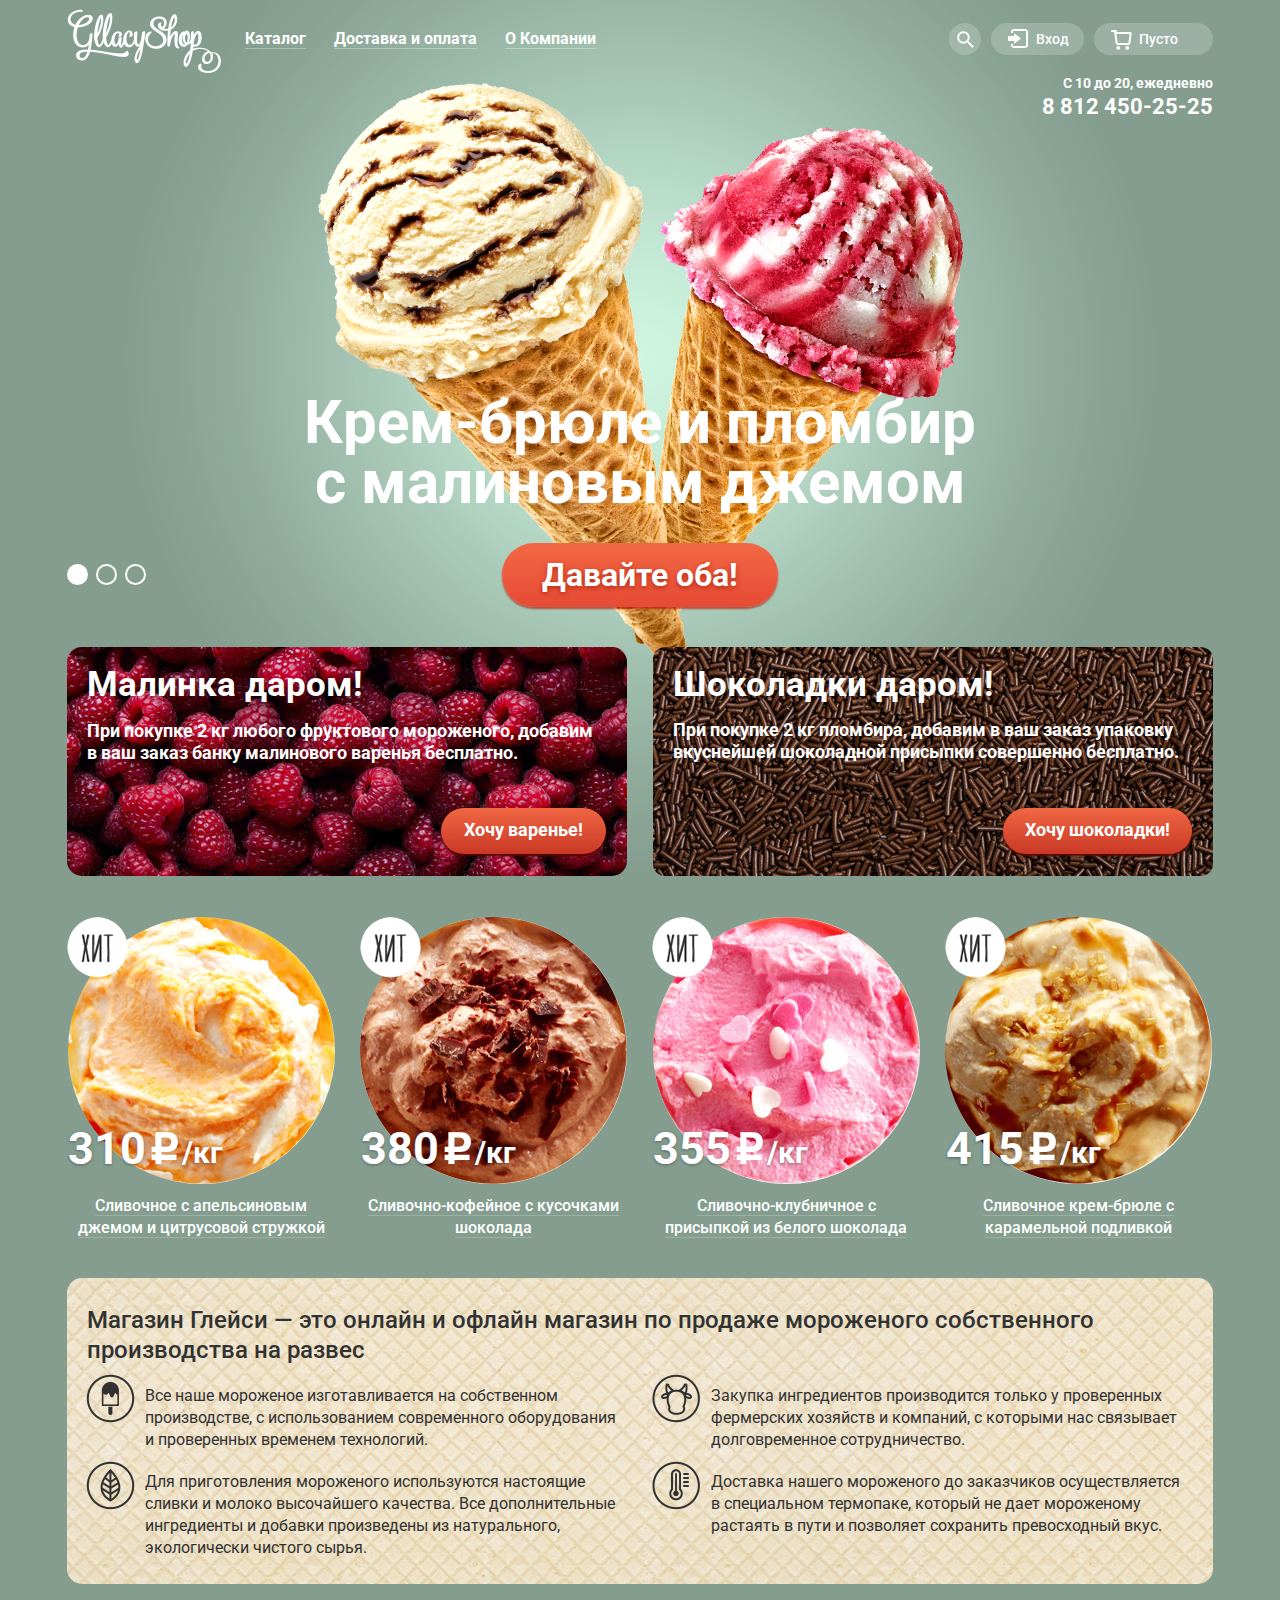
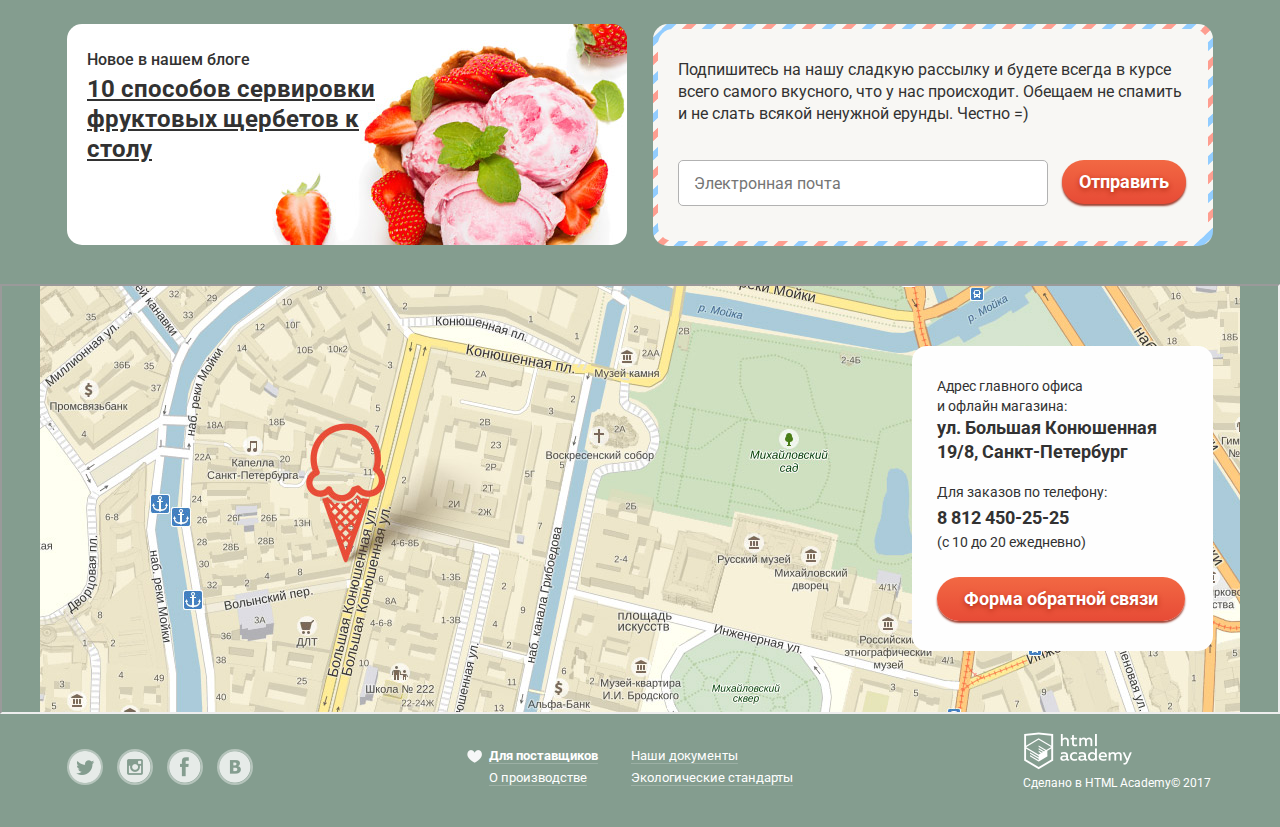
<file: index.html>
<!DOCTYPE html>
<html lang="ru">

<head>
  <meta charset="utf-8">
  <meta name="format-detection" content="telephone=no">
  <title>HTML Academy: Глейси</title>
  <link href="https://fonts.googleapis.com/css?family=Roboto:400,500,700&amp;subset=cyrillic" rel="stylesheet">
  <link rel="stylesheet" href="css/normalize.css">
  <link rel="stylesheet" href="css/style.min.css">
</head>

<body>
  <input type="radio" id="btn-1" name="toggle" checked>
  <input type="radio" id="btn-2" name="toggle">
  <input type="radio" id="btn-3" name="toggle">
  <div class="site-wrapper">
    <div class="content-wrapper clearfix">
      <header class="main-header index clearfix">
        <a>
          <img class="menu-logo" src="img/menu-logo.png" alt="Gllacy" width="154" height="64">
        </a>
        <nav class="main-navigation">
          <ul>
            <li class="catalog">
              <a href="#">Каталог</a>
              <ul class="secondary">
                <li><a>Новинки</a>
                </li>
                <li><a href="catalog.html">Сливочное</a>
                </li>
                <li><a href="#">Щербеты</a>
                </li>
                <li><a href="#">Фруктовый лёд</a>
                </li>
                <li><a href="#">Мелорин</a>
                </li>
              </ul>
            </li>
            <li>
              <a href="#">Доставка и оплата</a>
            </li>
            <li>
              <a href="#">О Компании</a>
            </li>
          </ul>
        </nav>
        <div class="user-block">
          <div class="search">
            <a href="#"></a>
            <form action="https://echo.htmlacademy.ru/" class="search-form" method="get">
              <input type="text" placeholder="Что ищем?" name="search" required>
            </form>
          </div>
          <div class="login">
            <a href="#">Вход</a>
            <form action="https://echo.htmlacademy.ru/" class="login-form clearfix" method="post">
              <input type="email" name="mail" placeholder="Электронная почта" required>
              <input type="password" name="password" placeholder="Пароль" required>
              <button class="btn" type="submit">Войти</button>
              <div class="links">
                <a href="#">Забыли пароль?</a>
                <a href="#">Новая регистрация</a>
              </div>
            </form>
          </div>
          <div class="cart empty">
            <a href="#">Пусто</a>
            <div class="order">
              <p>В вашей корзине пока ещё ничего нет</p>
            </div>
          </div>
        </div>
        <div class="header-info clearfix">
          <span class="time">С 10 до 20, ежедневно</span>
          <span class="phone">8 812 450-25-25</span>
        </div>
      </header>
      <section class="slider">
        <div class="slide" id="slide1">
          <div class="slide-title">Крем-брюле и пломбир с малиновым джемом</div>
          <a class="slide-btn" href="#">Давайте оба!</a>
        </div>
        <div class="slide" id="slide2">
          <div class="slide-title">Шоколадный пломбир и лимонный сорбет</div>
          <a class="slide-btn" href="#">Давайте оба!</a>
        </div>
        <div class="slide" id="slide3">
          <div class="slide-title">Пломбир с помадкой и клубничный щербет</div>
          <a class="slide-btn" href="#">Давайте оба!</a>
        </div>
        <div class="slider-controls">
          <label for="btn-1"></label>
          <label for="btn-2"></label>
          <label for="btn-3"></label>
        </div>
      </section>
      <main>
        <section class="offer clearfix">
          <div class="offer-left">
            <h3 class="offer-title">Малинка даром!</h3>
            <p>При покупке 2 кг любого фруктового мороженого, добавим в ваш заказ банку малинового варенья бесплатно.</p>
            <a href="#" class="btn">Хочу варенье!</a>
          </div>
          <div class="offer-right">
            <h3 class="offer-title">Шоколадки даром!</h3>
            <p>При покупке 2 кг пломбира, добавим в ваш заказ упаковку вкуснейшей шоколадной присыпки совершенно бесплатно.</p>
            <a href="#" class="btn">Хочу шоколадки!</a>
          </div>
        </section>
        <section class="hit-gallery">
          <div class="gallery-item">
            <img src="img/gallery-1.jpg" alt="Хит-1" width="267" height="267">
            <div class="price">
              <span>310</span>  <span class="kg">/кг</span>
            </div>
            <div class="item-name">
              <a href="#">Сливочное с апельсиновым джемом и цитрусовой стружкой</a>
            </div>
            <a class="btn view" href="#">Быстрый просмотр</a>
          </div>
          <div class="gallery-item">
            <img src="img/gallery-2.jpg" alt="Хит-2" width="267" height="267">
            <div class="price">
              <span>380</span>  <span class="kg">/кг</span>
            </div>
            <div class="item-name">
              <a href="#">Сливочно-кофейное с кусочками шоколада</a>
            </div>
            <a class="btn view" href="#">Быстрый просмотр</a>
          </div>
          <div class="gallery-item">
            <img src="img/gallery-3.jpg" alt="Хит-3" width="267" height="267">
            <div class="price">
              <span>355</span>  <span class="kg">/кг</span>
            </div>
            <div class="item-name">
              <a href="#">Сливочно-клубничное с присыпкой из белого шоколада</a>
            </div>
            <a class="btn view" href="#">Быстрый просмотр</a>
          </div>
          <div class="gallery-item">
            <img src="img/gallery-4.jpg" alt="Хит-4" width="267" height="267">
            <div class="price">
              <span>415</span>  <span class="kg">/кг</span>
            </div>
            <div class="item-name">
              <a href="#">Сливочное крем-брюле с карамельной подливкой</a>
            </div>
            <a class="btn view" href="#">Быстрый просмотр</a>
          </div>
        </section>
        <section class="about">
          <h4>Магазин Глейси — это онлайн и офлайн магазин по продаже мороженого собственного производства на развес</h4>
          <ul class="clearfix">
            <li>
              <p>Все наше мороженое изготавливается на собственном производстве, с использованием современного оборудования и проверенных временем технологий.</p>
            </li>
            <li>
              <p>Закупка ингредиентов производится только у проверенных фермерских хозяйств и компаний, с которыми нас связывает долговременное сотрудничество.</p>
            </li>
            <li>
              <p>Для приготовления мороженого используются настоящие сливки и молоко высочайшего качества. Все дополнительные ингредиенты и добавки произведены из натурального, экологически чистого сырья.</p>
            </li>
            <li>
              <p>Доставка нашего мороженого до заказчиков осуществляется в специальном термопаке, который не дает мороженому растаять в пути и позволяет сохранить превосходный вкус.</p>
            </li>
          </ul>
        </section>
        <section class="blog">
          <h5>Новое в нашем блоге</h5>
          <a href="#">10  способов сервировки фруктовых щербетов к столу</a>
        </section>
        <section class="subscribe">
          <div class="subscribe-inner">
            <p>Подпишитесь на нашу сладкую рассылку и будете всегда в курсе всего самого вкусного, что у нас происходит. Обещаем не спамить и не слать всякой ненужной ерунды. Честно =)</p>
            <form action="https://echo.htmlacademy.ru/" class="subscribe-form clearfix" method="post">
              <input type="email" name="mail" placeholder="Электронная почта" required>
              <button type="submit" class="btn">Отправить</button>
            </form>
          </div>
        </section>
      </main>
    </div>
    <section class="map clearfix">
      <div class="google-map">
        <iframe src="https://www.google.com/maps/embed?pb=!1m18!1m12!1m3!1d1998.5989424123595!2d30.32089461555511!3d59.93879686904856!2m3!1f0!2f0!3f0!3m2!1i1024!2i768!4f13.1!3m3!1m2!1s0x4696310fca5ba729%3A0xea9c53d4493c879f!2z0JHQvtC70YzRiNCw0Y8g0JrQvtC90Y7RiNC10L3QvdCw0Y8g0YPQuy4sIDE5LCDQodCw0L3QutGCLdCf0LXRgtC10YDQsdGD0YDQsywgMTkxMTg2!5e0!3m2!1sru!2sru!4v1494415655466" allowfullscreen></iframe>
      </div>
      <div class="content-wrapper">
        <div class="address">
          <h4>Адрес главного офиса и офлайн магазина:</h4>
          <b>ул. Большая Конюшенная 19/8, Санкт-Петербург</b>
          <h5>Для заказов по телефону:</h5>
          <b>8 812 450-25-25</b>
          <span>(с 10 до 20 ежедневно)</span>
          <a href="feedback.html" class="btn">Форма обратной связи</a>
        </div>
      </div>
    </section>
    <div class="content-wrapper">
      <footer class="main-footer">
        <div class="container">
          <div class="footer-flex">
            <ul class="footer-social">
              <li><a href="#" class="social-btn social-btn-twitter" title="Твиттер">Твиттер</a>
              </li>
              <li><a href="#" class="social-btn social-btn-inst" title="Инстаграм">Инстаграм</a>
              </li>
              <li><a href="#" class="social-btn social-btn-fb" title="Фейсбук">Фейсбук</a>
              </li>
              <li><a href="#" class="social-btn social-btn-vk" title="Вконтакте">Вконтакте</a>
              </li>
            </ul>
            <ul class="footer-info">
              <li class="special-info"><a href="#">Для поставщиков</a>
              </li>
              <li><a href="#">Наши документы</a>
              </li>
              <li><a href="#">О производстве</a>
              </li>
              <li><a href="#">Экологические стандарты</a>
              </li>
            </ul>
            <section class="footer-copyright">
              <a href="https://htmlacademy.ru/intensive/htmlcss" title="Ссылка на Интенсив Базовый HTML и CSS">
                <img src="img/htmlacademy-logo.png" alt="Интенсив Базовый HTML и CSS" width="108" height="38">
              </a>
              <p>Сделано в <a href="https://htmlacademy.ru/intensive/htmlcss">HTML Academy</a>&copy; 2017</p>
            </section>
          </div>
        </div>
      </footer>
    </div>
  </div>
  <div class="modal-overlay"></div>
  <div class="modal-feedback">
    <button class="modal-feedback-close" type="button" title="Закрыть">
      Закрыть
    </button>
    <h4>Мы обязательно вам ответим!</h4>
    <form action="https://echo.htmlacademy.ru/" class="feedback-form" method="post">
      <input id="fio" type="text" name="fio" placeholder="Как вас зовут?">
      <label for="fio">Как вас зовут?</label>
      <input id="email" type="email" name="mail" placeholder="Ваша почта для ответа?">
      <label for="email">Ваша почта для ответа?</label>
      <textarea id="additional" name="additional" cols="30" rows="5" placeholder="Напишите что-нибудь..."></textarea>
      <label for="additional">Напишите что-нибудь...</label>
      <button class="btn" type="submit">Отправить</button>
    </form>
  </div>
  <script src="js/main.min.js"></script>
</body>

</html>
</file>
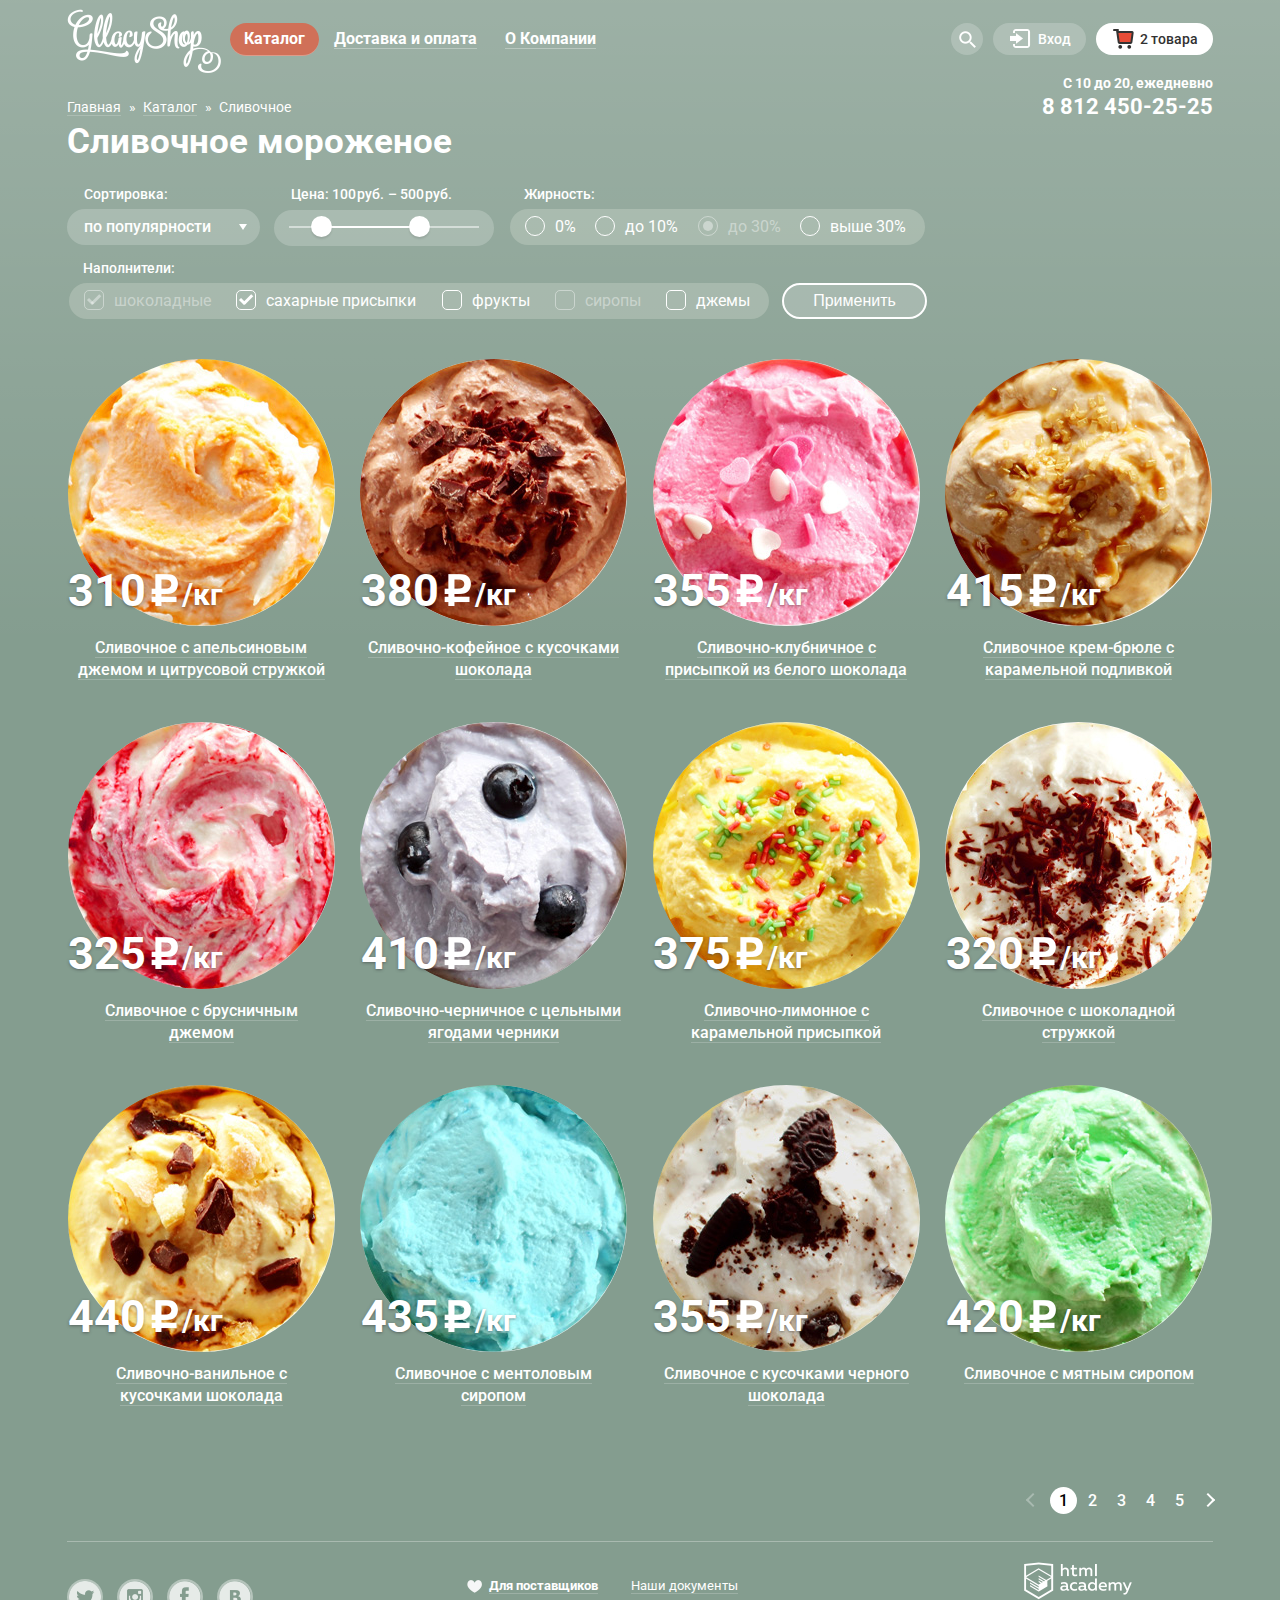
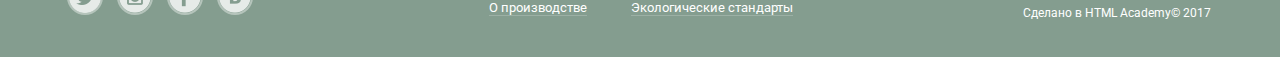
<file: catalog.html>
<!DOCTYPE html>
<html lang="ru">

<head>
  <meta charset="utf-8">
  <meta name="format-detection" content="telephone=no">
  <title>HTML Academy: Глейси</title>
  <link href="https://fonts.googleapis.com/css?family=Roboto:400,500,700&amp;subset=cyrillic" rel="stylesheet">
  <link rel="stylesheet" href="css/normalize.css">
  <link rel="stylesheet" href="css/style.min.css">
</head>

<body>
  <div class="site-wrapper catalog-page">
    <div class="content-wrapper">
      <header class="main-header clearfix">
        <a href="index.html">
          <img class="menu-logo" src="img/menu-logo.png" alt="Gllacy" width="154" height="64">
        </a>
        <nav class="main-navigation">
          <ul>
            <li class="active catalog">
              <a>Каталог</a>
              <ul class="secondary">
                <li><a>Новинки</a>
                </li>
                <li class="current"><a>Сливочное</a>
                </li>
                <li><a href="#">Щербеты</a>
                </li>
                <li><a href="#">Фруктовый лёд</a>
                </li>
                <li><a href="#">Мелорин</a>
                </li>
              </ul>
            </li>
            <li>
              <a href="#">Доставка и оплата</a>
            </li>
            <li>
              <a href="#">О Компании</a>
            </li>
          </ul>
        </nav>
        <div class="user-block">
          <div class="search">
            <a href="#"></a>
            <form action="https://echo.htmlacademy.ru/" class="search-form" method="get">
              <input type="text" placeholder="Что ищем?" name="search" required>
            </form>
          </div>
          <div class="login">
            <a href="#">Вход</a>
            <form action="https://echo.htmlacademy.ru/" class="login-form" method="post">
              <input type="email" name="mail" placeholder="Электронная почта" required>
              <input type="password" name="password" placeholder="Пароль" required>
              <button class="btn" type="submit">Войти</button>
              <a href="#">Забыли пароль?</a>
              <a href="#">Новая регистрация</a>
            </form>
          </div>
          <div class="cart not-empty">
            <a href="#">2 товара</a>
            <div class="order">
              <table class="order-info">
                <tr>
                  <td>
                    <div class="item-close"></div>
                  </td>
                  <td>
                    <img src="img/cart-1.jpg" alt="" width="33" height="33">
                  </td>
                  <td>Пломбир с апельсиновым джемом</td>
                  <td>1,5 кг х <span class="cart-price">200 руб.</span>
                  </td>
                  <td>300 руб.</td>
                </tr>
                <tr>
                  <td>
                    <div class="item-close"></div>
                  </td>
                  <td>
                    <img src="img/cart-2.jpg" alt="" width="33" height="33">
                  </td>
                  <td>Клубничный пломбир с присыпкой из белого шоколада</td>
                  <td>1,5 кг х <span class="cart-price">300 руб.</span>
                  </td>
                  <td>450 руб.</td>
                </tr>
              </table>
              <div class="cart-total">
                <span>Итого:</span>
                <span>750 руб.</span>
              </div>
              <a href="#" class="btn">Оформить заказ</a>
            </div>
          </div>
        </div>
        <div class="header-info">
          <span class="time">С 10 до 20, ежедневно</span>
          <span class="phone">8 812 450-25-25</span>
        </div>
      </header>
      <main class="clearfix">
        <ul class="breadcrumbs">
          <li>
            <a href="index.html">Главная</a>
          </li>
          <li>
            <a href="#">Каталог</a>
          </li>
          <li><a>Сливочное</a>
          </li>
        </ul>
        <h1>Сливочное мороженое</h1>
        <form action="https://echo.htmlacademy.ru/" class="choose-form" method="get">
          <label class="select">Сортировка:
            <select name="sort">
              <option value="1">по популярности</option>
              <option value="2">сначала недорогие</option>
              <option value="3">сначала дорогие</option>
              <option value="4">по жирности</option>
            </select>
            <span class="select-indicator"></span>
          </label>

          <div class="range-filter">
            <div class="price-controls">
              <label class="min-price">
                Цена:
                <input type="text" name="min-price" value="100">руб.
              </label>
              <label class="max-price">
                &ndash;
                <input type="text" name="max-price" value="500">руб.
              </label>
            </div>
            <div class="range-controls">
              <div class="scale">
                <div class="bar"></div>
              </div>
              <div class="toggle toggle-min"></div>
              <div class="toggle toggle-max"></div>
            </div>
          </div>

          <fieldset class="fat">
            <legend>Жирность:</legend>
            <div class="fat-inner">
              <label class="fat-radio">
                <input type="radio" name="fat" value="0%">
                <span class="radio-indicator"></span>
                <span>0%</span>
              </label>
              <label class="fat-radio">
                <input type="radio" name="fat" value="до 10%" checked>
                <span class="radio-indicator"></span>
                <span>до 10%</span>
              </label>
              <label class="fat-radio">
                <input type="radio" name="fat" value="до 30%" checked disabled>
                <span class="radio-indicator"></span>
                <span>до 30%</span>
              </label>
              <label class="fat-radio">
                <input type="radio" name="fat" value="выше 30%">
                <span class="radio-indicator"></span>
                <span>выше 30%</span>
              </label>
            </div>
          </fieldset>
          <fieldset class="filler">
            <legend>Наполнители:</legend>
            <div class="filler-inner">
              <label class="filler-checkbox">
                <input type="checkbox" name="chocolate" checked disabled>
                <span class="checkbox-indicator"></span>
                <span>шоколадные</span>
              </label>
              <label class="filler-checkbox">
                <input type="checkbox" name="sugar" checked>
                <span class="checkbox-indicator"></span>
                <span>сахарные присыпки</span>
              </label>
              <label class="filler-checkbox">
                <input type="checkbox" name="fruits">
                <span class="checkbox-indicator"></span>
                <span>фрукты</span>
              </label>
              <label class="filler-checkbox">
                <input type="checkbox" name="syrups" disabled>
                <span class="checkbox-indicator"></span>
                <span>сиропы</span>
              </label>
              <label class="filler-checkbox">
                <input type="checkbox" name="jams">
                <span class="checkbox-indicator"></span>
                <span>джемы</span>
              </label>
            </div>
          </fieldset>
          <button type="submit">Применить</button>
        </form>
        <div class="catalog-gallery">
          <div class="gallery-item">
            <img src="img/gallery-1.jpg" alt="Сливочное с апельсиновым джемом и цитрусовой стружкой" width="267" height="267">
            <div class="price">
              <span>310</span>  <span class="kg">/кг</span>
            </div>
            <div class="item-name">
              <a href="#">Сливочное с апельсиновым джемом и цитрусовой стружкой</a>
            </div>
            <a class="btn view" href="#">Быстрый просмотр</a>
          </div>
          <div class="gallery-item">
            <img src="img/gallery-2.jpg" alt="Сливочно-кофейное с кусочками шоколада" width="267" height="267">
            <div class="price">
              <span>380</span>  <span class="kg">/кг</span>
            </div>
            <div class="item-name">
              <a href="#">Сливочно-кофейное с кусочками шоколада</a>
            </div>
            <a class="btn view" href="#">Быстрый просмотр</a>
          </div>
          <div class="gallery-item">
            <img src="img/gallery-3.jpg" alt="Сливочно-клубничное с присыпкой из белого шоколада" width="267" height="267">
            <div class="price">
              <span>355</span>  <span class="kg">/кг</span>
            </div>
            <div class="item-name">
              <a href="#">Сливочно-клубничное с присыпкой из белого шоколада</a>
            </div>
            <a class="btn view" href="#">Быстрый просмотр</a>
          </div>
          <div class="gallery-item">
            <img src="img/gallery-4.jpg" alt="Сливочное крем-брюле с карамельной подливкой" width="267" height="267">
            <div class="price">
              <span>415</span>  <span class="kg">/кг</span>
            </div>
            <div class="item-name">
              <a href="#">Сливочное крем-брюле с карамельной подливкой</a>
            </div>
            <a class="btn view" href="#">Быстрый просмотр</a>
          </div>
          <div class="gallery-item">
            <img src="img/gallery-5.jpg" alt="Сливочное с брусничным джемом" width="267" height="267">
            <div class="price">
              <span>325</span>  <span class="kg">/кг</span>
            </div>
            <div class="item-name">
              <a href="#">Сливочное с брусничным джемом</a>
            </div>
            <a class="btn view" href="#">Быстрый просмотр</a>
          </div>
          <div class="gallery-item">
            <img src="img/gallery-6.jpg" alt="Сливочно-черничное с цельными ягодами черники" width="267" height="267">
            <div class="price">
              <span>410</span>  <span class="kg">/кг</span>
            </div>
            <div class="item-name">
              <a href="#">Сливочно-черничное с цельными ягодами черники</a>
            </div>
            <a class="btn view" href="#">Быстрый просмотр</a>
          </div>
          <div class="gallery-item">
            <img src="img/gallery-7.jpg" alt="Сливочно-лимонное с карамельной присыпкой" width="267" height="267">
            <div class="price">
              <span>375</span>  <span class="kg">/кг</span>
            </div>
            <div class="item-name">
              <a href="#">Сливочно-лимонное с карамельной присыпкой</a>
            </div>
            <a class="btn view" href="#">Быстрый просмотр</a>
          </div>
          <div class="gallery-item">
            <img src="img/gallery-8.jpg" alt="Сливочное с шоколадной стружкой" width="267" height="267">
            <div class="price">
              <span>320</span>  <span class="kg">/кг</span>
            </div>
            <div class="item-name">
              <a href="#">Сливочное с шоколадной стружкой</a>
            </div>
            <a class="btn view" href="#">Быстрый просмотр</a>
          </div>
          <div class="gallery-item">
            <img src="img/gallery-9.jpg" alt="Сливочно-ванильное с кусочками шоколада" width="267" height="267">
            <div class="price">
              <span>440</span>  <span class="kg">/кг</span>
            </div>
            <div class="item-name">
              <a href="#">Сливочно-ванильное с кусочками шоколада</a>
            </div>
            <a class="btn view" href="#">Быстрый просмотр</a>
          </div>
          <div class="gallery-item">
            <img src="img/gallery-10.jpg" alt="Сливочноe с ментоловым сиропом" width="267" height="267">
            <div class="price">
              <span>435</span>  <span class="kg">/кг</span>
            </div>
            <div class="item-name">
              <a href="#">Сливочноe с ментоловым сиропом</a>
            </div>
            <a class="btn view" href="#">Быстрый просмотр</a>
          </div>
          <div class="gallery-item">
            <img src="img/gallery-11.jpg" alt="Сливочное с кусочками черного шоколада" width="267" height="267">
            <div class="price">
              <span>355</span>  <span class="kg">/кг</span>
            </div>
            <div class="item-name">
              <a href="#">Сливочное с кусочками черного шоколада</a>
            </div>
            <a class="btn view" href="#">Быстрый просмотр</a>
          </div>
          <div class="gallery-item">
            <img src="img/gallery-12.jpg" alt="Сливочное с мятным сиропом" width="267" height="267">
            <div class="price">
              <span>420</span>  <span class="kg">/кг</span>
            </div>
            <div class="item-name">
              <a href="#">Сливочное с мятным сиропом</a>
            </div>
            <a class="btn view" href="#">Быстрый просмотр</a>
          </div>
        </div>
        <ul class="catalog-paginator">
          <li class="prev disable"><a href="#">Назад</a>
          </li>
          <li class="page-current"><a>1</a>
          </li>
          <li><a href="#">2</a>
          </li>
          <li><a href="#">3</a>
          </li>
          <li><a href="#">4</a>
          </li>
          <li><a href="#">5</a>
          </li>
          <li class="next enable"><a href="#">Вперёд</a>
          </li>
        </ul>
      </main>
      <footer class="main-footer">
        <div class="footer-flex">
          <ul class="footer-social">
            <li><a href="#" class="social-btn social-btn-twitter" title="Твиттер">Твиттер</a>
            </li>
            <li><a href="#" class="social-btn social-btn-inst" title="Инстаграм">Инстаграм</a>
            </li>
            <li><a href="#" class="social-btn social-btn-fb" title="Фейсбук">Фейсбук</a>
            </li>
            <li><a href="#" class="social-btn social-btn-vk" title="Вконтакте">Вконтакте</a>
            </li>
          </ul>
          <ul class="footer-info">
            <li class="special-info"><a href="#">Для поставщиков</a>
            </li>
            <li><a href="#">Наши документы</a>
            </li>
            <li><a href="#">О производстве</a>
            </li>
            <li><a href="#">Экологические стандарты</a>
            </li>
          </ul>
          <section class="footer-copyright">
            <a href="https://htmlacademy.ru/intensive/htmlcss" title="Ссылка на Интенсив Базовый HTML и CSS">
              <img src="img/htmlacademy-logo.png" alt="Интенсив Базовый HTML и CSS" width="108" height="38">
            </a>
            <p>Сделано в <a href="https://htmlacademy.ru/intensive/htmlcss">HTML Academy</a>&copy; 2017</p>
          </section>
        </div>
      </footer>
    </div>
  </div>
</body>

</html>
</file>
<file: css/style.min.css>
.btn,.slide-btn{text-shadow:0 2px 5px rgba(160,32,11,.76)}.slide-btn,.slider-controls label{display:inline-block;vertical-align:top}.clearfix::after,.search::before{content:""}.active>a,.catalog>a,.main-navigation a,.secondary a,.secondary a:hover,body{font-family:Roboto,Arial,sans-serif}*,::after,::before{box-sizing:inherit}html{box-sizing:border-box}body,html{margin:0;padding:0}body{font-size:16px;line-height:22px;color:#323232;font-weight:400;background-color:#849d8f}.main-header,.slide-btn,.slider{color:#fff}.site-wrapper{min-width:1240px}.site-wrapper.catalog-page{background:-webkit-linear-gradient(top,rgba(255,255,255,.2),transparent 647px) #849d8f;background:linear-gradient(to bottom,rgba(255,255,255,.2),transparent 647px) #849d8f}.content-wrapper{width:1200px;margin:0 auto;padding:0 27px}.slider{position:relative;padding-top:274px;margin-bottom:40px;text-align:center}.slide-title{width:700px;margin:0 auto 30px;font-weight:700;font-size:60px;line-height:60px}.slide-btn{padding:10px 40px;font-weight:700;font-size:32px;line-height:44px;text-decoration:none;background:#f26843;background:-webkit-linear-gradient(top,#f26843 0,#e74a35 100%);background:linear-gradient(to bottom,#f26843 0,#e74a35 100%);border-radius:100px;box-shadow:0 2px 2px rgba(172,16,0,.64)}.slide-btn:hover{background:-webkit-linear-gradient(top,#f58669 0,#ec6f5e 100%);background:linear-gradient(to bottom,#f58669 0,#ec6f5e 100%);box-shadow:0 2px 2px rgba(172,16,0,1)}.slide-btn:active{background:-webkit-linear-gradient(top,#d84732 0,#e1613e 100%);background:linear-gradient(to bottom,#d84732 0,#e1613e 100%);box-shadow:inset 0 2px 2px rgba(172,16,0,1)}.slider-controls label{position:relative;top:4px;width:21px;height:21px;margin-right:8px;background-color:transparent;border:2px solid #fff;border-radius:50%;cursor:pointer}.slider-controls label:hover{background-color:rgba(255,255,255,.4)}.slider-controls{position:absolute;bottom:25px;left:0;z-index:20;font-size:0}.slide,body>input[type=radio]{display:none}#btn-1:checked~.site-wrapper #slide1,#btn-2:checked~.site-wrapper #slide2,#btn-3:checked~.site-wrapper #slide3{display:block}#btn-1:checked~.site-wrapper label[for=btn-1],#btn-2:checked~.site-wrapper label[for=btn-2],#btn-3:checked~.site-wrapper label[for=btn-3]{background-color:#fff}#btn-1:checked~.site-wrapper{background:url(../img/slide-1.png) top center no-repeat #849d8f}#btn-2:checked~.site-wrapper{background:url(../img/slide-2.png) top center no-repeat #8996a6}#btn-3:checked~.site-wrapper{background:url(../img/slide-3.png) top center no-repeat #9d8b84}.clearfix::after{display:table;clear:both}.menu-logo{float:left;margin-top:9px;margin-right:9px}.main-navigation{float:left;width:500px}.main-navigation ul{margin:0;padding:0;list-style:none;font-size:0}.main-navigation li{display:inline-block;font-size:16px;line-height:18px;vertical-align:top}.active>a,.catalog>a,.main-navigation a{position:relative;display:block;padding:10px 0 0;border-bottom:1px solid rgba(255,255,255,.3);color:#fff;font-size:16px;line-height:18px;font-weight:700;text-decoration:none;margin:20px 13px 30px 15px}.active:hover>a,.catalog:hover>a,.main-navigation a:hover{margin:23px 0 0;border-radius:25px;padding:7px 14px;background-color:#f7f6f3;color:#000}.active a::before{opacity:0}.main-navigation a:active{background-color:#ededed;color:#000;box-shadow:inset 0 2px 1px 0 #696969}.active>a{background-color:#d07058;padding:7px 14px;margin-left:0;margin-right:0;margin-top:23px;border-radius:25px}.catalog{position:relative}.catalog .secondary{display:none}.catalog:hover ul,.secondary li{display:block}.secondary{position:absolute;z-index:100;top:61px;left:-8px;margin:0;list-style:none;border-radius:5px;background-color:#f8f7f4;box-shadow:0 20px 20px 0 rgba(0,0,0,.4)}.secondary li{position:relative}.secondary a,.secondary a:hover{width:130px;border:none;display:block;padding:8px 0 8px 17px;margin:0 9px 0 6px;color:#000;font-size:14px;line-height:16px;font-weight:400;border-radius:0}.secondary li:first-child a,.secondary li:first-child a:hover{border-bottom:1px solid rgba(50,50,50,.2);font-weight:700;padding-top:10px;padding-bottom:11px;cursor:default}.secondary li:nth-child(2) a,.secondary li:nth-child(2) a:hover{padding-top:9px;padding-bottom:8px}.secondary li:last-child a,.secondary li:last-child a:hover{padding-top:7px;padding-bottom:11px}.secondary a:hover,.secondary li:hover{background-color:#fbded7;color:#000;font-weight:400;border-radius:0}.secondary li:first-child a:hover,.secondary li:first-child:hover{border-top-right-radius:5px;border-top-left-radius:5px;background-color:#f8f7f4}.secondary li:last-child a:hover,.secondary li:last-child:hover{border-bottom-right-radius:5px;border-bottom-left-radius:5px}.secondary a:active,.secondary li:active{background-color:#f6b5a5;box-shadow:none}.current a,.current a:active,.current a:hover,.secondary .current,.secondary .current:active,.secondary .current:hover{background-color:#d07058;cursor:default}.user-block{float:right;width:400px;margin-top:23px;margin-bottom:20px;display:-webkit-box;display:-ms-flexbox;display:flex;-webkit-box-pack:end;-ms-flex-pack:end;justify-content:flex-end}.search{width:32px;height:32px;border-radius:50%}.cart a,.login a,.search a{position:relative;color:#fff;text-decoration:none;font-size:16px;line-height:18px;font-weight:400}.btn{display:inline-block;padding:10px 23px;color:#fff;background-image:-webkit-linear-gradient(bottom,#e74b36 0,#f26843 100%);background-image:linear-gradient(0deg,#e74b36 0,#f26843 100%);box-shadow:0 2px 2px 0 #9e4334;border-radius:25px;font-size:18px;line-height:24px;font-weight:700;font-family:Roboto,Arial,sans-serif;border:none;cursor:pointer;text-decoration:none}.blog a,.breadcrumbs a,.footer-copyright a,.footer-info a,.gallery-item a,.login-form a{padding:0;margin:0;font-family:Roboto,Arial,sans-serif;font-size:16px;line-height:18px;font-weight:500;text-decoration:none}.offer .btn{background-image:-webkit-linear-gradient(bottom,#c93825 0,#f06743 100%);background-image:linear-gradient(0deg,#c93825 0,#f06743 100%);box-shadow:0 2px 2px 0 #550800;text-shadow:none}.btn:hover{background-image:-webkit-linear-gradient(bottom,#ec6f5e 0,#f58669 100%);background-image:linear-gradient(0deg,#ec6f5e 0,#f58669 100%);box-shadow:0 1px 2px 0 #ac1000}.btn:active{background-image:-webkit-linear-gradient(bottom,#e1613e 0,#d84732 100%);background-image:linear-gradient(0deg,#e1613e 0,#d84732 100%);box-shadow:inset 0 2px 2px 0 #952718}.empty .order,.login-form,.not-empty .order,.search-form{box-shadow:0 20px 20px 0 rgba(0,0,0,.4)}.breadcrumbs a,.footer-copyright a,.footer-info a,.gallery-item a{color:#fff;border-bottom:1px solid rgba(255,255,255,.2)}.breadcrumbs a:active,.breadcrumbs a:hover,.footer-copyright a:active,.footer-copyright a:hover,.footer-info a:active,.footer-info a:hover,.gallery-item a:active,.gallery-item a:hover{color:#ffbc9e;border-bottom:1px solid rgba(255,188,158,.2)}.blog a,.login-form a{color:#323232;border-bottom:1px solid rgba(50,50,50,.3)}.login-form input[type=email],.login-form input[type=password],.search-form input{height:43px;font-size:14px;line-height:24px;font-family:Roboto,Arial,sans-serif;outline:0}.blog a:active,.blog a:hover,.login-form a:active,.login-form a:hover{color:#e84d37;border-bottom:1px solid rgba(232,77,55,.3)}.cart>a,.login>a{display:block;padding:8px 0}.cart,.login{border-radius:16px;margin-left:10px}.cart,.login,.search{background-color:rgba(255,255,255,.2);position:relative}.search-form{position:absolute;right:0;top:36px;padding:20px 15px;background-color:#f8f7f4;border-radius:6px}.search-form input{width:310px;padding-left:15px;padding-right:15px;border:1px solid #d3d3d2;border-radius:5px;background-color:#fff;font-weight:400;color:#999}.search-form input:hover{padding-left:14px;border:2px solid rgba(154,154,154,.5);outline:0}.search-form input:focus{border:2px solid rgba(46,136,228,.5);padding-left:14px;outline:0;color:#323232}.search-form input:valid{font-weight:700;color:#323232}.login-form{position:absolute;right:-1px;top:36px;background-color:#f8f7f4;border-radius:6px;padding:22px 17px 22px 19px}.login-form input[type=email],.login-form input[type=password]{width:240px;margin-bottom:20px;padding-left:15px;padding-right:15px;border:1px solid #d3d3d2;border-radius:5px;background-color:#fff;font-weight:400;color:#999}.login-form input[type=email]:hover,.login-form input[type=password]:hover{border:2px solid rgba(154,154,154,.5);padding-left:14px;outline:0}.login-form input[type=email]:focus,.login-form input[type=password]:focus{border:2px solid rgba(46,136,228,.5);padding-left:14px;outline:0;color:#323232}.login-form input[type=email]:valid,.login-form input[type=password]:valid{font-weight:700;color:#323232}.login-form a{font-size:13px;line-height:19px;font-weight:400}.login-form button{float:left;margin-right:20px;border-radius:20px;font-size:18px;line-height:24px;font-weight:700;padding-left:25px;padding-right:25px}.cart-total,.header-info .phone,.header-info .time,.order .btn{float:right}.empty>a,.login>a{padding-left:45px;font-size:14px;font-weight:500;line-height:16px}.empty .order,.login-form,.not-empty .order,.search-form{display:none}.empty:hover .order{display:block}.cart:hover::after,.catalog:hover::after,.login:hover::after,.search:hover::after{position:absolute;right:0;bottom:-5px;content:"";display:block;width:110px;height:10px;background-color:transparent}.search:hover::after{width:40px}.catalog:hover::after{height:25px;bottom:-20px}.cart:hover::after{width:130px}.empty:hover .order,.login:hover .login-form,.not-empty:hover .order,.search:hover .search-form{display:block;z-index:100}.empty:hover,.login:hover,.not-empty,.search:hover{background-color:rgba(255,255,255,1)}.search::before{position:absolute;width:32px;height:32px;border-radius:50%;background:url(../img/sprite.png) -2px -550px}.empty::before,.login::before{width:45px;border-radius:16px;height:32px;content:""}.search:hover::before{background-position:-2px -587px}.login>a{padding-right:15px}.login::before{position:absolute;background:url(../img/sprite.png) 7px -474px}.login:hover::before{background-position:7px -513px}.login:hover>a{color:#323232}.empty{position:relative}.empty>a{padding-right:35px}.empty::before{position:absolute;background:url(../img/sprite.png) 7px -393px}.empty:hover::before{background-position:7px -885px}.empty:hover>a{color:#323232}.empty .order{display:none;position:absolute;right:0;top:36px;padding:15px;background-color:#f8f7f4;border-radius:15px}.empty p{width:290px;color:#323232;margin:0;padding:0}.not-empty>a{padding-left:44px;padding-right:15px;color:#323232;font-size:14px;line-height:16px;font-weight:500}.not-empty::before{position:absolute;content:"";width:45px;height:32px;border-radius:16px;background:url(../img/sprite.png) 7px -434px}.not-empty .order{position:absolute;color:#323232;width:539px;right:0;top:36px;padding:30px 13px 20px 10px;background-color:#f8f7f4;border-radius:6px;font-size:13px;line-height:16px;font-weight:400}.order-info{border-collapse:collapse;margin:0 0 10px;padding:0}.order-info td{margin:0;padding:0 0 16px;vertical-align:top}.order-info tr::after,.order-info tr::before{content:"";position:absolute;left:20px;width:12px;height:1px;background-color:#353535;cursor:pointer;top:36px}.order-info tr:last-child::after,.order-info tr:last-child::before{top:90px}.order-info tr::before{-webkit-transform:rotate(45deg);transform:rotate(45deg)}.order-info tr::after{-webkit-transform:rotate(-45deg);transform:rotate(-45deg)}.order-info td:nth-child(1){width:20px}.order-info img{position:relative;left:1px;top:-10px;width:33px;height:33px;border-radius:50%}.item-close{width:20px;height:20px}.item-close:hover{cursor:pointer}.order-info td:nth-child(2){width:58px;padding-left:10px}.order-info td:nth-child(3){width:246px;padding-right:20px}.order-info td:nth-child(4){width:125px;padding-right:30px}.not-empty .order::after{content:"";position:absolute;left:15px;right:15px;bottom:110px;height:1px;background-color:#cacac7}.cart-price{color:#999}.cart-total{font-size:15px;line-height:18px;font-weight:700;margin-bottom:15px}.order .btn{clear:both;color:#fff;padding:10px 14px;font-size:18px;line-height:24px;font-weight:700;background-image:-webkit-linear-gradient(bottom,#e74b36 0,#f26843 100%);background-image:linear-gradient(0deg,#e74b36 0,#f26843 100%);box-shadow:0 1px 2px 0 #ac1000}.header-info{float:right;width:200px;font-weight:700}.offer-left,.offer-right{width:560px;min-height:229px;position:relative;padding:17px 25px 20px 20px}.header-info .time{font-size:14px;font-weight:700;line-height:16px}.header-info .phone{margin-top:4px;font-size:22px;line-height:24px;font-weight:700}.offer{margin-bottom:35px;color:#fff}.offer-left{float:left;background:url(../img/bg-offer-left.jpg) -50px -93px #5d0e1c;border-radius:15px}.offer-right{float:right;background:url(../img/bg-offer-right.jpg) -218px -104px #5d0e1c;border-radius:12px}.offer p,.offer-title{padding:0;font-weight:700}.offer-title{margin:0 0 15px;font-size:35px;line-height:41px}.offer-right .offer-title{margin-bottom:14px}.offer p{margin:0 0 92px;font-size:18px;line-height:22px}.offer-right p{margin-bottom:93px}.offer .btn{position:absolute;bottom:22px;right:21px;padding:10px 23px 12px}.offer-right .btn{right:21px;padding:10px 22px 12px}.catalog-gallery,.hit-gallery{margin-bottom:45px;margin-left:-12px;margin-right:-12px;display:-webkit-box;display:-ms-flexbox;display:flex;-ms-flex-wrap:wrap;flex-wrap:wrap;-webkit-box-pack:start;-ms-flex-pack:start;justify-content:flex-start}.footer-flex,.gallery-item{display:-webkit-box;display:-ms-flexbox}.hit-gallery{margin-bottom:4px}.gallery-item{position:relative;width:292.5px;text-align:center;display:-webkit-box;display:-ms-flexbox;display:flex;-webkit-box-orient:vertical;-webkit-box-direction:normal;-ms-flex-direction:column;flex-direction:column;-webkit-box-align:center;-ms-flex-align:center;align-items:center;padding:6px 12.7px 35px}.gallery-item:hover{background-color:rgba(255,255,255,.2);box-shadow:0 20px 20px 0 rgba(0,0,0,.4);border-radius:5px;margin-bottom:-40px;padding-bottom:75px;z-index:100}.hit-gallery .gallery-item::before{content:"";position:absolute;top:6px;left:12px;display:block;width:61px;height:61px;border-radius:50%;background:url(../img/sprite.png) -10px -43px}.gallery-item img{width:267px;height:267px;margin-bottom:11px;border-radius:50%;cursor:pointer}.gallery-item .price{color:#fff;-ms-flex-item-align:start;align-self:flex-start;position:absolute;top:215px;left:13px;text-shadow:0 1px 3px rgba(49,50,53,.5)}.gallery-item span{color:#fff;font-size:45px;line-height:45px;font-weight:700}.gallery-item .kg{color:#fff;position:relative;bottom:1px;font-size:30px;line-height:45px;padding-left:32px}.gallery-item .kg::before{content:"";position:absolute;left:1px;top:-3px;display:block;width:27px;height:32px;background:url(../img/sprite.png) -10px -632px}.gallery-item .item-name{width:96%}.gallery-item a{margin:0;line-height:22px;text-align:center;border-bottom:1px solid rgba(255,255,255,.2);cursor:pointer}.gallery-item .view{display:none}.gallery-item:hover .view{position:absolute;font-size:18px;line-height:24px;font-weight:700;border-radius:20px;bottom:20px;left:50%;-webkit-transform:translateX(-50%);transform:translateX(-50%);display:block;width:200px;padding:10px 15px;color:#fff;text-decoration:none;cursor:pointer}.gallery-item:hover a{border:none}.about,.blog{border-radius:15px}.about{min-height:305px;margin-bottom:40px;background:url(../img/bg-about.jpg) #eadcbf;padding:27px 30px 25px 20px}.about h4{margin:0;padding:0;font-size:24px;line-height:30px;font-weight:500}.about ul{margin:0;padding:0;list-style:none}.about li{position:relative;float:left;margin-left:58px}.about li:nth-child(2n){float:right;margin-left:0;margin-right:-8px}.about li::before{position:absolute;content:"";display:block;top:10px;left:-59px;width:50px;height:50px;background:url(../img/sprite.png)}.about li:nth-child(1)::before{top:9px;background-position:-10px -124px}.about li:nth-child(2)::before{top:9px;background-position:-10px -262px}.about li:nth-child(3)::before{background-position:-10px -193px}.about li:nth-child(4)::before{background-position:-10px -331px}.about p{width:480px;margin:20px 0 0;padding:0}.blog,.subscribe{width:560px;min-height:221px}.blog{float:left;margin-bottom:38px;background:url(../img/bg-blog.jpg) -51px -224px #fff;padding:25px 250px 35px 20px}.blog a,.blog a:active,.blog a:hover{text-decoration:underline;border:none}.blog a,.blog h5{padding:0;color:#323232}.blog h5{margin:0 0 3px;font-size:16px;line-height:22px;font-weight:500}.blog a{margin:0;font-size:24px;line-height:30px;font-weight:700;background-color:rgba(255,255,255,.8)}.subscribe{float:right;margin-bottom:38px;padding:5px;background:url(../img/bg-subscribe.png) 0 5px #f8f7f4;border-radius:15px}.subscribe-inner{border-radius:15px;background-color:#f8f7f4;padding:30px 22px 35px 20px}.subscribe p{margin:0 0 35px;padding:0;font-size:16px;line-height:22px;font-weight:400}.subscribe-form input{float:left;width:370px;height:46px;padding-left:15px;padding-right:15px;font-family:Roboto,Arial,sans-serif;font-size:16px;line-height:24px;border:1px solid #b2b2b2;border-radius:5px;background-color:#fff;outline:0}.google-map,.google-map iframe{width:100%;height:100%}.subscribe-form input:hover{border:2px solid rgba(154,154,154,.5);padding-left:14px;outline:0}.subscribe-form input:focus{border:2px solid rgba(46,136,228,.5);padding-left:14px;outline:0;color:#323232}.subscribe-form input:valid{color:#323232;font-weight:700}.subscribe-form .btn{float:right;padding:10px 17px}.map{position:relative;clear:both;min-height:430px;background:url(../img/bg-map-pin.jpg) center -107px no-repeat;overflow:hidden}.google-map{position:absolute}.address{float:right;position:relative;width:301px;margin-top:62px;border-radius:15px;background-color:#fefefe;padding:30px 25px}.address h4,.address h5{margin:0 50px 0 0;padding:0;font-size:14px;line-height:20px;font-weight:400}.address h4{padding-right:50px}.address h5{margin-top:18px;margin-bottom:4px}.address b{display:block;font-size:18px;line-height:24px;font-weight:700;margin-right:10px;margin-bottom:5px}.address span{display:block;font-size:14px;line-height:20px;font-weight:400;margin-top:-3px}.address .btn{margin-top:25px;padding:10px 27px}@-webkit-keyframes form-show{0%{-webkit-transform:translate(100%,-30%) scale(0);transform:translate(100%,-30%) scale(0)}60%{-webkit-transform:translate(-150%,-100px) scale(.3);transform:translate(-150%,-100px) scale(.3)}100%{-webkit-transform:translate(-50%,0);transform:translate(-50%,0)}}@keyframes form-show{0%{-webkit-transform:translate(100%,-30%) scale(0);transform:translate(100%,-30%) scale(0)}60%{-webkit-transform:translate(-150%,-100px) scale(.3);transform:translate(-150%,-100px) scale(.3)}100%{-webkit-transform:translate(-50%,0);transform:translate(-50%,0)}}@-webkit-keyframes shake{0%,100%{-webkit-transform:translate(-50%,0);transform:translate(-50%,0)}10%,30%,50%,70%,90%{-webkit-transform:translate(-50%,10px);transform:translate(-50%,10px)}20%,40%,60%,80%{-webkit-transform:translate(-50%,-10px);transform:translate(-50%,-10px)}}@keyframes shake{0%,100%{-webkit-transform:translate(-50%,0);transform:translate(-50%,0)}10%,30%,50%,70%,90%{-webkit-transform:translate(-50%,10px);transform:translate(-50%,10px)}20%,40%,60%,80%{-webkit-transform:translate(-50%,-10px);transform:translate(-50%,-10px)}}.modal-feedback{position:fixed;display:none;z-index:155;top:50px;left:50%;-webkit-transform:translateX(-50%);transform:translateX(-50%);clear:both;width:480px;margin:0 auto;border-radius:10px;background-color:#f8f7f4;padding:23px 25px 26px}.modal-feedback-show{display:block;-webkit-animation:form-show 1s;animation:form-show 1s}.modal-feedback-error{-webkit-animation:shake .5s;animation:shake .5s}.modal-feedback-close{position:absolute;top:15px;right:15px;width:20px;height:20px;font-size:0;border:none;cursor:pointer;background-color:transparent}.modal-feedback-close::after,.modal-feedback-close::before{position:absolute;content:"";display:block;top:9px;right:-2px;width:25px;height:2px;background-color:#000;cursor:pointer}.modal-feedback-close::before{-webkit-transform:rotate(45deg);transform:rotate(45deg)}.modal-feedback-close::after{-webkit-transform:rotate(-45deg);transform:rotate(-45deg)}.modal-feedback h4{margin:0 0 15px;padding:0;font-size:24px;line-height:28px;font-weight:500}.feedback-form label{position:absolute;padding-left:15px;left:25px;top:auto;color:#f8f7f4;font-size:11px;line-height:13px;font-weight:400}.feedback-form input,.feedback-form textarea{background-color:rgba(255,255,255,.5);color:#999;font-size:16px;line-height:24px;outline:0;font-weight:400;font-family:Roboto,Arial,sans-serif}.feedback-form label:nth-of-type(1){top:53px}.feedback-form label:nth-of-type(2){top:116px}.feedback-form label:nth-of-type(3){top:180px}.feedback-form input{position:relative;width:265px;height:43px;padding-left:15px;padding-right:15px;border:1px solid #b2b2b2;border-radius:5px;margin-bottom:20px}.feedback-form textarea{width:425px;min-height:150px;padding:9px 15px;margin-bottom:25px;border:1px solid #b2b2b2;border-radius:5px}.feedback-form input:hover,.feedback-form textarea:hover{border:2px solid rgba(154,154,154,.5);padding-left:14px;outline:0}.feedback-form textarea:hover{padding:8px 14px}.feedback-form input:focus,.feedback-form textarea:focus{border:2px solid rgba(46,136,228,.5);padding-left:14px;outline:0;color:#323232}.feedback-form textarea:focus{padding:8px 14px}.feedback-form input:focus+label,.feedback-form textarea:focus+label{color:#5b9ddf}.feedback-form .btn{display:block;margin-left:auto}.main-footer{position:relative;background-color:inherit;padding-top:23px;padding-bottom:30px}.footer-flex{width:100%;display:-webkit-box;display:-ms-flexbox;display:flex;-ms-flex-pack:distribute;-webkit-box-pack:justify;justify-content:space-between;-webkit-box-align:center;-ms-flex-align:center;align-items:center}.main-footer ul{margin:0;padding:0;list-style:none}.footer-social{display:-webkit-box;display:-ms-flexbox;display:flex;font-size:0;-webkit-box-pack:start;-ms-flex-pack:start;justify-content:flex-start}.footer-social li{margin-right:14px}.social-btn{display:block;width:36px;height:36px;border:2px solid rgba(255,255,255,.5);border-radius:50%;background:url(../img/sprite.png) center no-repeat;opacity:.8}.social-btn:active,.social-btn:hover{border:2px solid rgba(255,255,255,.7)}.breadcrumbs li:last-child a,.footer-copyright a:first-child{border-bottom:none}.social-btn:hover{opacity:1}.social-btn:active{opacity:.8;box-shadow:inset 0 2px 1px 0 #888}.social-btn-twitter{background-position:-10px -788px}.social-btn-inst{background-position:-10px -736px}.social-btn-fb{background-position:-10px -684px}.social-btn-vk{background-position:-10px -840px}.footer-info{position:relative;top:-1px;width:330px;display:-webkit-box;display:-ms-flexbox;display:flex;-ms-flex-wrap:wrap;flex-wrap:wrap}.footer-info li{width:165px;margin-left:-8px}.footer-info li:nth-child(2n-1){padding-left:15px}.footer-info::before{content:"";position:absolute;top:6px;left:-15px;display:block;width:15px;height:13px;background:url(../img/sprite.png) -10px -10px}.footer-info a{font-size:13px;line-height:16px;font-weight:400}.special-info a{font-weight:700}.footer-copyright{position:relative;top:-5px;left:-2px}.footer-copyright img{padding:0;margin:0;width:108px;height:38px}.footer-copyright p{margin:-2px 0 0 -1px;padding:0;color:#fff;font-size:12px;line-height:18px;font-weight:400}.footer-copyright a{font-size:12px;line-height:16px;font-weight:400;color:#fff}.breadcrumbs a,.breadcrumbs a::after{font-size:14px;line-height:16px;font-weight:400}.breadcrumbs{margin:-23px 0 0;padding:0;list-style:none}.breadcrumbs li{display:inline-block;vertical-align:top}.breadcrumbs a{position:relative;margin-right:18px}.breadcrumbs a::after{position:absolute;color:#fff;right:-15px;top:0;content:"»"}.breadcrumbs li:last-child a:hover{color:#fff}.breadcrumbs li:last-child a::after{display:none}.content-wrapper h1{margin:3px 0 24px;padding:0;color:#fff;font-size:35px;line-height:41px;font-weight:700}.choose-form{width:860px;margin-bottom:34px;color:#fff;display:-webkit-box;display:-ms-flexbox;display:flex;-ms-flex-wrap:wrap;flex-wrap:wrap;-webkit-box-pack:justify;-ms-flex-pack:justify;justify-content:space-between;-webkit-box-align:flex-start;-ms-flex-align:flex-start;align-items:flex-start}.choose-form .select,.choose-form select{width:193px;position:relative;font-weight:500}.choose-form .select{display:block;padding-left:17px;margin-bottom:15px;font-size:14px;line-height:16px}.choose-form select{height:36px;-webkit-appearance:none;-moz-appearance:none;border:none;margin-top:7px;margin-left:-17px;border-radius:20px;background-color:transparent;font-family:Roboto,Arial,sans-serif;background-color:rgba(255,255,255,.2);color:#fff;font-size:16px;line-height:18px;cursor:pointer;padding:7px 10px 8px 17px}.choose-form select::-ms-expand{display:none}.choose-form option{color:#323232}.select-indicator{position:absolute;z-index:20;right:13px;bottom:11px;content:"";width:0;height:0;border:4px solid transparent;border-top:6px solid #fff}select:hover+.select-indicator{border-top-color:#323232}.choose-form select:hover{background-color:#fff;color:#323232}.range-filter{width:220px}.range-controls{position:relative;height:36px;padding-top:16px;padding-left:15px;padding-right:15px;border-radius:18px;background-color:rgba(255,255,255,.2)}.range-controls .scale{height:2px;background-color:rgba(255,255,255,.5)}.range-controls .bar{margin-left:16%;width:53%;height:2px;background-color:#fff}.range-controls .toggle{position:absolute;top:6px;width:21px;height:21px;border-radius:50%;background-color:#fff;box-shadow:0 2px 2px 0 rgba(0,0,0,.1);cursor:pointer}.range-controls .toggle-min{left:37px}.range-controls .toggle-max{left:135px}.price-controls{font-size:0}.price-controls input,.price-controls label{padding:0;font-size:14px;line-height:16px;font-weight:500}.price-controls label{margin:0 -13px 0 17px;display:inline-block;width:auto}.price-controls input{margin:0;width:25px;font-family:Roboto,Arial,sans-serif;color:#fff;background-color:transparent;border:none}.choose-form .fat,.choose-form .filler{font-weight:400;border:none;padding:0;font-size:14px;line-height:16px}.choose-form .fat{width:415px}.choose-form .filler{width:700px}.fat legend,.filler legend{padding-left:14px;margin-bottom:7px;font-size:14px;line-height:16px;font-weight:500}.fat-inner,.filler-inner{padding:9px 9px 9px 15px;background-color:rgba(255,255,244,.2);border-radius:20px;display:-webkit-box;display:-ms-flexbox;display:flex;-webkit-box-pack:justify;-ms-flex-pack:justify;justify-content:space-between}.fat-inner label,.filler-inner label{font-size:16px;line-height:18px;font-weight:400}.fat-radio input[type=radio],.filler-checkbox input[type=checkbox]{display:none}.fat-radio,.filler-checkbox{position:relative;padding-left:30px;padding-right:10px;cursor:pointer}.fat-radio input[type=radio]+.radio-indicator,.filler-checkbox input[type=checkbox]+.checkbox-indicator{position:absolute;left:0;top:-2px;width:20px;height:20px;border:1px solid #fff;border-radius:5px}.fat-radio input[type=radio]+.radio-indicator{border-radius:50%}.fat-radio:hover input[type=radio]+.radio-indicator,.filler-checkbox:hover input[type=checkbox]+.checkbox-indicator{border-width:2px}.fat-radio input[type=radio]:disabled+.radio-indicator,.filler-checkbox input[type=checkbox]:disabled+.checkbox-indicator{border-color:rgba(255,255,255,.4);cursor:default}.fat-radio:hover input[type=radio]:disabled+.radio-indicator,.filler-checkbox:hover input[type=checkbox]:disabled+.checkbox-indicator{border-width:1px}.fat-radio input[type=radio]:disabled~span:last-child,.filler-checkbox input[type=checkbox]:disabled~span:last-child{color:rgba(255,255,255,.4);cursor:default}.filler-checkbox input[type=checkbox]:checked+.checkbox-indicator::after,.filler-checkbox input[type=checkbox]:checked+.checkbox-indicator::before{content:"";position:absolute;top:0;left:0;background-color:#fff;width:12px;height:3px}.fat-radio input[type=radio]:checked+.radio-indicator::before{content:"";position:absolute;top:4px;left:4px;background-color:#fff;width:10px;height:10px;border-radius:50%}.filler-checkbox input[type=checkbox]:checked+.checkbox-indicator::before{-webkit-transform:rotate(45deg);transform:rotate(45deg);width:7px;top:9px;left:2px}.filler-checkbox input[type=checkbox]:checked+.checkbox-indicator::after{-webkit-transform:rotate(-45deg);transform:rotate(-45deg);top:7px;left:5px}.filler-checkbox:hover input[type=checkbox]:checked+.checkbox-indicator::before{top:8px;left:1px}.filler-checkbox:hover input[type=checkbox]:checked+.checkbox-indicator::after{top:6px;left:4px}.fat-radio:hover input[type=radio]:checked+.radio-indicator::before{top:3px;left:3px}.filler-checkbox:hover input[type=checkbox]:checked:disabled+.checkbox-indicator::before{top:9px;left:2px}.filler-checkbox:hover input[type=checkbox]:checked:disabled+.checkbox-indicator::after{top:7px;left:5px}.fat-radio:hover input[type=radio]:checked:disabled+.radio-indicator::before{top:4px;left:4px}.fat-radio input[type=radio]:checked:disabled+.radio-indicator::before,.filler-checkbox input[type=checkbox]:checked:disabled+.checkbox-indicator::after,.filler-checkbox input[type=checkbox]:checked:disabled+.checkbox-indicator::before{background-color:rgba(255,255,255,.4)}.choose-form button{width:145px;border:2px solid #fff;padding:7.2px;border-radius:20px;color:#fff;background-color:rgba(255,255,255,.2);-ms-flex-item-align:end;align-self:flex-end;font-size:16px;line-height:18px;font-weight:500;cursor:pointer}.choose-form button:hover{background-color:#fff;color:#323232}.choose-form button:active{background-color:#eaeaea;box-shadow:inset 0 2px 1px 0 #6c6d6c;border:none;padding:9.2px}.catalog-paginator{position:relative;width:100%;list-style:none;margin:0 0 30px;padding:0;display:-webkit-box;display:-ms-flexbox;display:flex;-webkit-box-pack:end;-ms-flex-pack:end;justify-content:flex-end}.catalog-paginator li{display:block;position:relative;width:27px;height:27px;border-radius:50%;margin-left:2px;cursor:pointer}.catalog-paginator .prev{position:relative;left:-10px;top:8px;border-radius:0;width:10px;height:10px;border:2px solid #fff;border-right:none;border-top:none;-webkit-transform:rotate(45deg);transform:rotate(45deg)}.catalog-paginator .next{position:relative;right:0;top:8px;border-radius:0;width:10px;height:10px;border:2px solid #fff;margin-left:10px;border-right:none;border-top:none;-webkit-transform:rotate(-135deg);transform:rotate(-135deg)}.catalog-paginator .disable{opacity:.3;cursor:default}.catalog-paginator .next a,.catalog-paginator .prev a{font-size:0}.catalog-paginator li:hover{background-color:rgba(255,255,255,.2)}.catalog-paginator .next:hover,.catalog-paginator .prev:hover{background-color:transparent}.catalog-paginator li:active{background-color:#fff}.catalog-paginator li:active a{color:#323232}.catalog-paginator a{position:absolute;left:50%;top:50%;-webkit-transform:translate(-50%,-50%);transform:translate(-50%,-50%);color:#fff;text-decoration:none;font-size:16px;font-weight:500;line-height:18px}.catalog-paginator .page-current,.catalog-paginator .page-current:active,.catalog-paginator .page-current:hover{background-color:#fff;cursor:default}.catalog-paginator .page-current a,.catalog-paginator .page-current a:active,.catalog-paginator .page-current a:hover{color:#000;cursor:default}.catalog-page .main-footer::before{content:"";position:absolute;bottom:115px;left:0;right:0;background-color:rgba(255,255,255,.3);height:1px}.modal-overlay{position:fixed;display:none;top:0;left:0;z-index:150;width:100%;height:100%;background-color:rgba(0,0,0,.5)}.modal-overlay-show{display:block}
</file>
